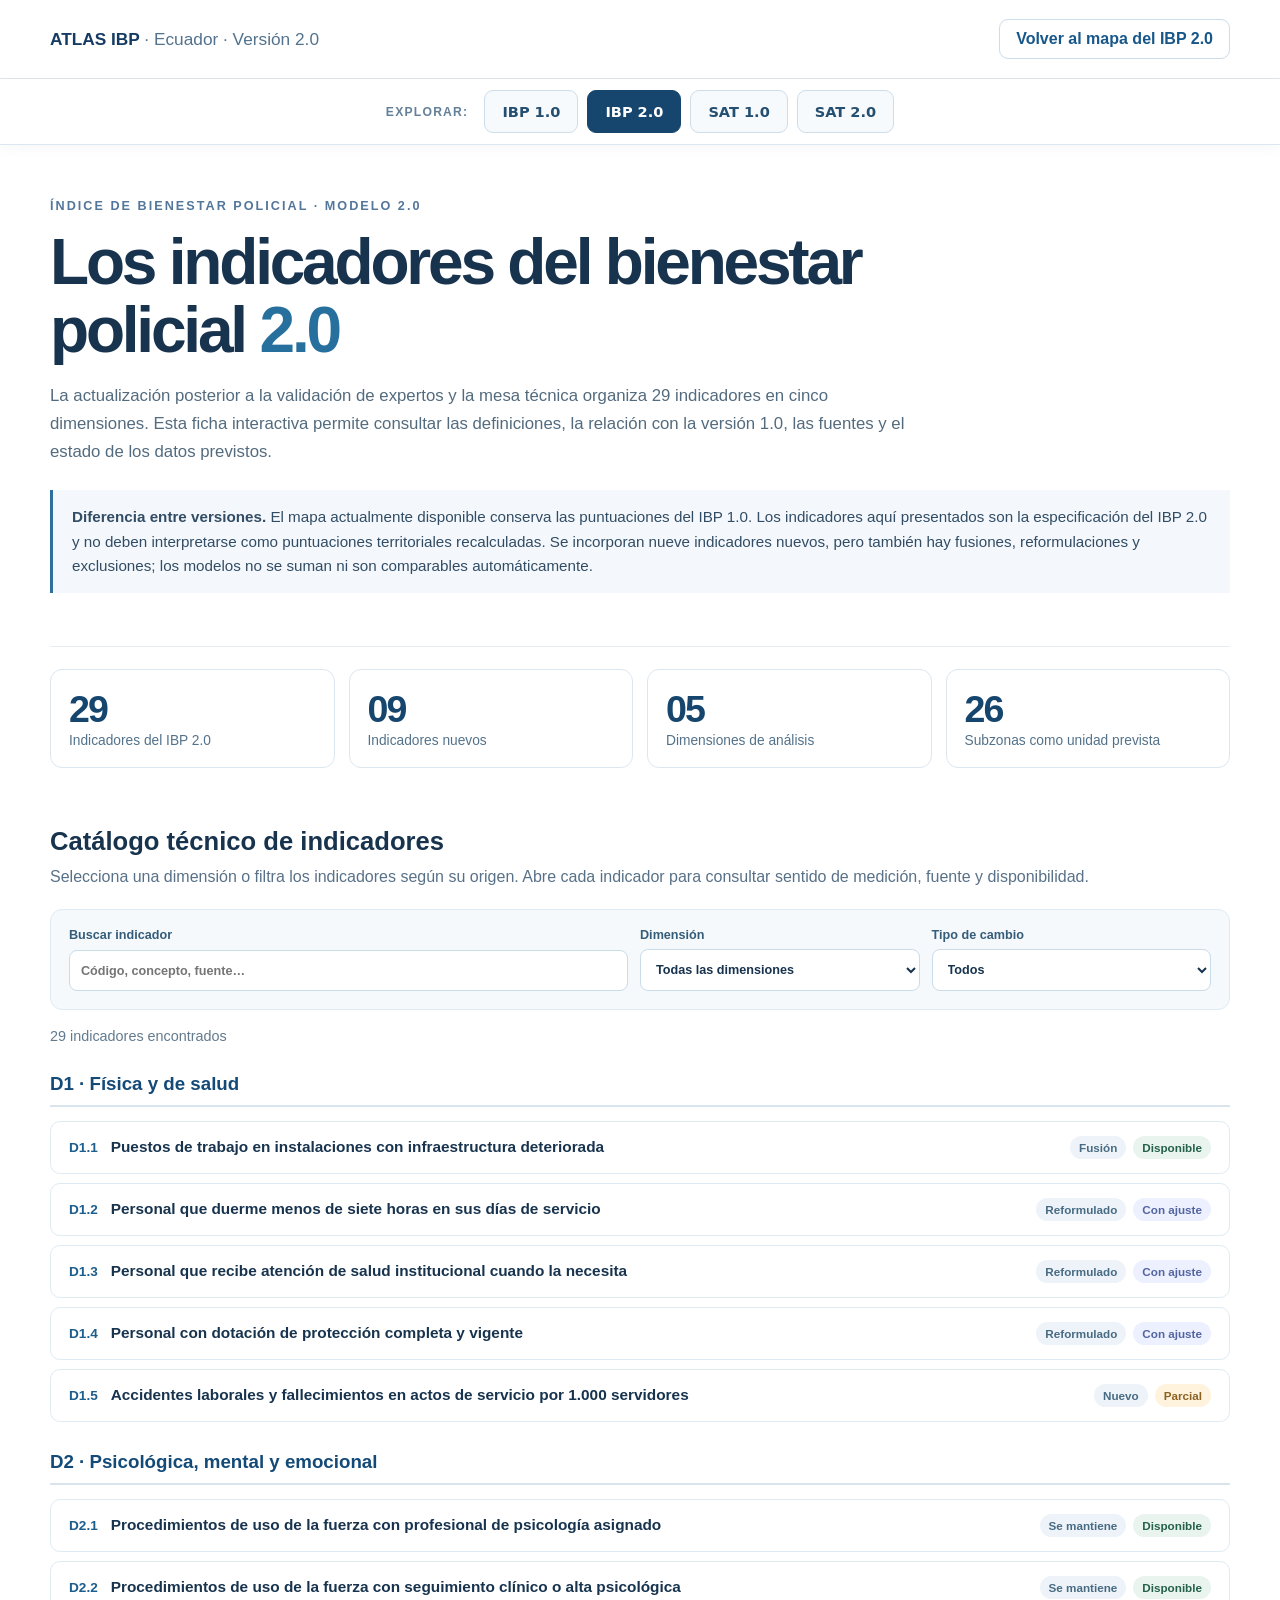
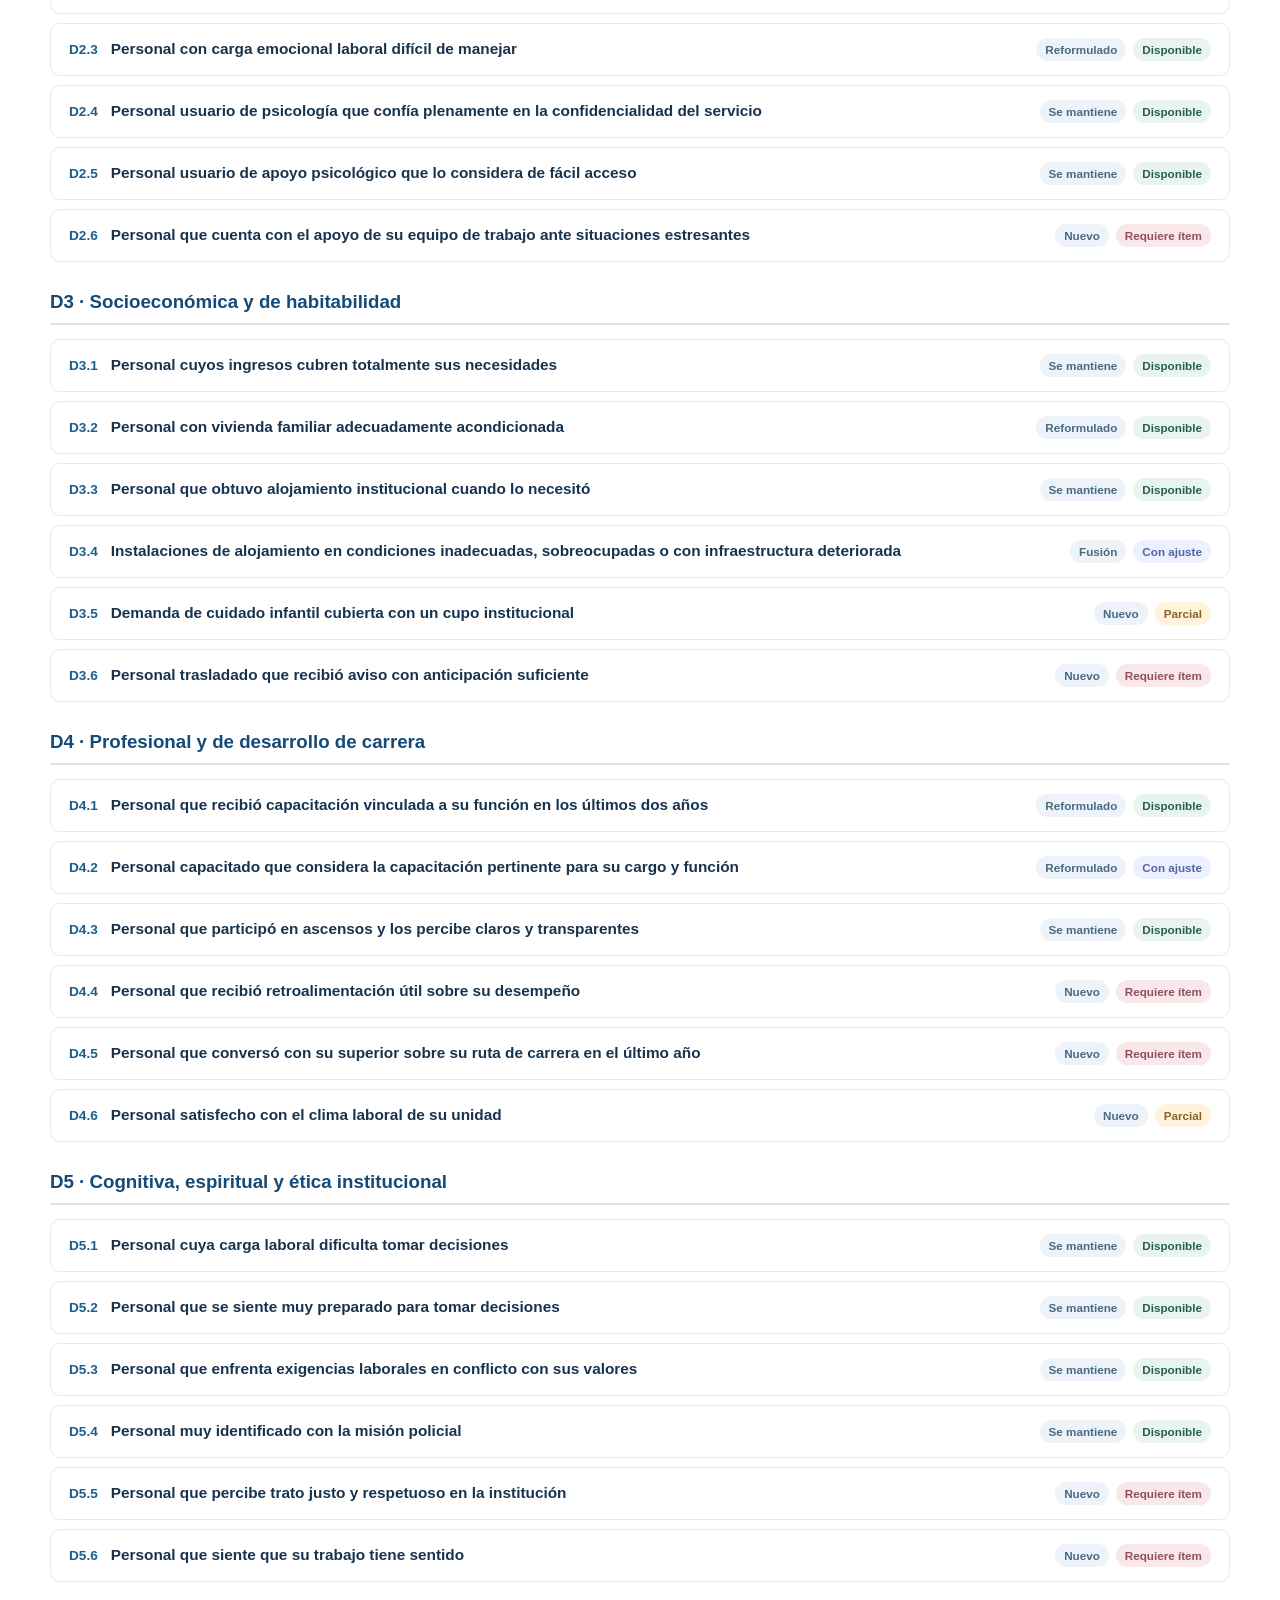
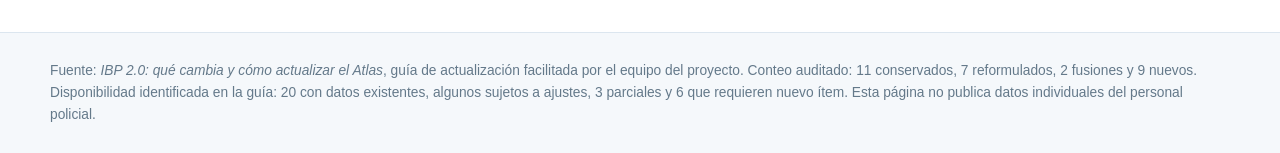
<file: catalogo-ibp-2-0.html>
<!doctype html>
<html lang="es">
<head>
<meta charset="utf-8">
<meta name="viewport" content="width=device-width,initial-scale=1">
<meta name="theme-color" content="#ffffff">
<meta name="description" content="Atlas IBP Ecuador: indicadores del Índice de Bienestar Policial 2.0, 29 variables en cinco dimensiones y trazabilidad metodológica.">
<title>IBP 2.0 | Indicadores y trazabilidad | Ecuador</title>
<style>
:root{font-family:Inter,ui-sans-serif,-apple-system,BlinkMacSystemFont,"Segoe UI",sans-serif;color:#17334e;background:#fff}
*{box-sizing:border-box}body{margin:0;background:#fff}a{color:#175789}a:hover{text-decoration-thickness:2px}
main,.wrap{width:min(1180px,calc(100% - 40px));margin:auto}
.top{border-bottom:1px solid #dce6ef}.top .wrap{padding:19px 0;display:flex;align-items:center;justify-content:space-between;gap:20px;flex-wrap:wrap}
.logo{font-weight:800;color:#163b63;font-size:1.08rem}.logo span{font-weight:500;color:#52728e}.back{font-weight:650;text-decoration:none;border:1px solid #cbdceb;border-radius:9px;padding:10px 16px}
.hero{padding:54px 0 29px;border-bottom:1px solid #e6edf5}.eyebrow{font-size:.79rem;letter-spacing:.16em;color:#53769b;font-weight:800}
h1{font-size:clamp(2.15rem,5vw,4rem);letter-spacing:-.05em;line-height:1.07;max-width:1000px;margin:15px 0}h1 span{color:#276f9c}
.intro{font-size:1.05rem;color:#536b7e;max-width:880px;line-height:1.68}.notice{border-left:3px solid #2d709e;background:#f4f8fc;padding:15px 19px;font-size:.95rem;line-height:1.6;color:#314c64;margin:24px 0}
.summary{display:grid;grid-template-columns:repeat(4,minmax(0,1fr));gap:14px;padding:22px 0 34px}
.summary article{border:1px solid #dce6ef;border-radius:12px;padding:18px}.summary strong{font-size:2.35rem;color:#16466e;display:block;letter-spacing:-.05em}.summary span{font-size:.86rem;color:#53728a}
.section-title{margin:25px 0 9px;font-size:1.6rem}.section-description{color:#587188;line-height:1.5;margin:0 0 20px}
.controls{background:#f5f9fc;border:1px solid #dfebf4;border-radius:12px;padding:18px;display:grid;grid-template-columns:2fr 1fr 1fr;gap:12px;margin:18px 0}
.controls label{font-size:.79rem;font-weight:750;color:#355c79;display:grid;gap:7px}
.controls input,.controls select{padding:12px 11px;border:1px solid #c9dce9;background:white;border-radius:8px;font:inherit;color:#17334e;min-width:0}
.resultcount{font-size:.9rem;color:#617a8e;margin:10px 0 18px}
.dimension{margin:29px 0 16px}.dimension h3{margin:0 0 14px;padding-bottom:10px;border-bottom:2px solid #d8e5ef;color:#144a78}
.indicator{margin:0 0 9px;border:1px solid #dfebf2;border-radius:10px;overflow:hidden}
.indicator details[open]{background:#fbfdff}.indicator summary{display:flex;align-items:center;justify-content:space-between;gap:20px;padding:14px 18px;cursor:pointer;list-style:none}
.indicator summary::-webkit-details-marker{display:none}.indicator summary:hover{background:#f5f9fc}
.headline{display:flex;align-items:baseline;gap:13px;line-height:1.48}.headline strong{font-size:.96rem;font-weight:620}
.code{flex-shrink:0;color:#1c5e8d;font-size:.85rem}.chips{display:flex;gap:7px;flex-wrap:wrap;justify-content:end;min-width:176px}
.chip{font-size:.73rem;font-weight:700;color:#486b84;background:#edf3f8;border-radius:100px;padding:5px 9px;white-space:nowrap}
.chip.ready{background:#e9f4ef;color:#256149}.chip.partial{background:#fff3dd;color:#8b6221}.chip.pending{background:#f8e8eb;color:#92505a}.chip.adjust{background:#edf1ff;color:#5365a1}
.detail{border-top:1px solid #e2ebf1;padding:10px 18px 16px 55px;color:#4d677c;font-size:.88rem;line-height:1.6}.detail p{margin:8px 0}
.footer{margin-top:50px;background:#f5f8fb;border-top:1px solid #dce6ef;padding:27px 0;color:#64798a;font-size:.86rem;line-height:1.6}
.hidden{display:none!important}
@media(max-width:850px){.summary{grid-template-columns:repeat(2,minmax(0,1fr))}.controls{grid-template-columns:1fr}.indicator summary{align-items:start;flex-direction:column;gap:10px}.chips{justify-content:start;min-width:0}.detail{padding-left:18px}}
@media(max-width:480px){main,.wrap{width:calc(100% - 28px)}.summary{gap:8px}.summary article{padding:12px}.summary strong{font-size:1.8rem}.hero{padding-top:34px}}
</style>
<link rel="stylesheet" href="./portal-nav.css">
</head>
<body>
<header class="top"><div class="wrap"><div class="logo">ATLAS IBP <span>· Ecuador · Versión 2.0</span></div><a class="back" href="./ibp-2-0.html">Volver al mapa del IBP 2.0</a></div></header>
<nav class="pnav" aria-label="Módulos del observatorio"><div class="pnav-inner"><span class="pnav-label">Explorar:</span><a href="./index.html">IBP 1.0</a><a href="./ibp-2-0.html" aria-current="page">IBP 2.0</a><a href="./sat-1-0.html">SAT 1.0</a><a href="./sat-2-0.html">SAT 2.0</a></div></nav>

<main>
<section class="hero"><div class="eyebrow">ÍNDICE DE BIENESTAR POLICIAL · MODELO 2.0</div><h1>Los indicadores del bienestar policial <span>2.0</span></h1>
<p class="intro">La actualización posterior a la validación de expertos y la mesa técnica organiza 29 indicadores en cinco dimensiones. Esta ficha interactiva permite consultar las definiciones, la relación con la versión 1.0, las fuentes y el estado de los datos previstos.</p>
<div class="notice"><b>Diferencia entre versiones.</b> El mapa actualmente disponible conserva las puntuaciones del IBP 1.0. Los indicadores aquí presentados son la especificación del IBP 2.0 y no deben interpretarse como puntuaciones territoriales recalculadas. Se incorporan nueve indicadores nuevos, pero también hay fusiones, reformulaciones y exclusiones; los modelos no se suman ni son comparables automáticamente.</div></section>
<section class="summary" aria-label="Resumen del IBP 2.0">
<article><strong>29</strong><span>Indicadores del IBP 2.0</span></article>
<article><strong>09</strong><span>Indicadores nuevos</span></article>
<article><strong>05</strong><span>Dimensiones de análisis</span></article>
<article><strong>26</strong><span>Subzonas como unidad prevista</span></article></section>
<h2 class="section-title">Catálogo técnico de indicadores</h2>
<p class="section-description">Selecciona una dimensión o filtra los indicadores según su origen. Abre cada indicador para consultar sentido de medición, fuente y disponibilidad.</p>
<div class="controls">
<label>Buscar indicador<input id="query" type="search" placeholder="Código, concepto, fuente…"></label>
<label>Dimensión<select id="dimension"><option value="all">Todas las dimensiones</option><option value="D1">D1 · Física y salud</option><option value="D2">D2 · Psicológica</option><option value="D3">D3 · Socioeconómica</option><option value="D4">D4 · Carrera</option><option value="D5">D5 · Cognitiva y ética</option></select></label>
<label>Tipo de cambio<select id="kind"><option value="all">Todos</option><option>Nuevo</option><option>Reformulado</option><option>Fusión</option><option>Se mantiene</option></select></label></div>
<p id="count" class="resultcount" role="status">29 indicadores encontrados</p>
<div id="catalogue">
<section class="dimension" data-group="D1"><h3>D1 · Física y de salud</h3><article class="indicator" data-dim="D1" data-kind="Fusión" data-state="Disponible" data-search="d1.1 física y de salud puestos de trabajo en instalaciones con infraestructura deteriorada matriz de infraestructuras policiales (dnl) d1.01, d1.02 y d1.06"><details><summary><span class="headline"><b class="code">D1.1</b><strong>Puestos de trabajo en instalaciones con infraestructura deteriorada</strong></span><span class="chips"><span class="chip">Fusión</span><span class="chip ready">Disponible</span></span></summary><div class="detail"><p><b>Dimensión:</b> Física y de salud</p><p><b>Sentido:</b> BAJA. Los valores desfavorables se invierten al normalizar.</p><p><b>Fuente prevista:</b> Matriz de Infraestructuras Policiales (DNL)</p><p><b>Relación con IBP 1.0 y observaciones:</b> D1.01, D1.02 y D1.06</p></div></details></article>
<article class="indicator" data-dim="D1" data-kind="Reformulado" data-state="Con ajuste" data-search="d1.2 física y de salud personal que duerme menos de siete horas en sus días de servicio encuesta al personal, pregunta 19. separar días de servicio y descanso d1.03"><details><summary><span class="headline"><b class="code">D1.2</b><strong>Personal que duerme menos de siete horas en sus días de servicio</strong></span><span class="chips"><span class="chip">Reformulado</span><span class="chip adjust">Con ajuste</span></span></summary><div class="detail"><p><b>Dimensión:</b> Física y de salud</p><p><b>Sentido:</b> BAJA. Los valores desfavorables se invierten al normalizar.</p><p><b>Fuente prevista:</b> Encuesta al personal, pregunta 19. Separar días de servicio y descanso</p><p><b>Relación con IBP 1.0 y observaciones:</b> D1.03</p></div></details></article>
<article class="indicator" data-dim="D1" data-kind="Reformulado" data-state="Con ajuste" data-search="d1.3 física y de salud personal que recibe atención de salud institucional cuando la necesita encuesta al personal, pregunta 13. evitar la respuesta «siempre» d1.04"><details><summary><span class="headline"><b class="code">D1.3</b><strong>Personal que recibe atención de salud institucional cuando la necesita</strong></span><span class="chips"><span class="chip">Reformulado</span><span class="chip adjust">Con ajuste</span></span></summary><div class="detail"><p><b>Dimensión:</b> Física y de salud</p><p><b>Sentido:</b> ALTA. Los valores favorables conservan su sentido.</p><p><b>Fuente prevista:</b> Encuesta al personal, pregunta 13. Evitar la respuesta «siempre»</p><p><b>Relación con IBP 1.0 y observaciones:</b> D1.04</p></div></details></article>
<article class="indicator" data-dim="D1" data-kind="Reformulado" data-state="Con ajuste" data-search="d1.4 física y de salud personal con dotación de protección completa y vigente encuesta al personal, pregunta 22. reformular sin «nunca» d1.05"><details><summary><span class="headline"><b class="code">D1.4</b><strong>Personal con dotación de protección completa y vigente</strong></span><span class="chips"><span class="chip">Reformulado</span><span class="chip adjust">Con ajuste</span></span></summary><div class="detail"><p><b>Dimensión:</b> Física y de salud</p><p><b>Sentido:</b> ALTA. Los valores favorables conservan su sentido.</p><p><b>Fuente prevista:</b> Encuesta al personal, pregunta 22. Reformular sin «nunca»</p><p><b>Relación con IBP 1.0 y observaciones:</b> D1.05</p></div></details></article>
<article class="indicator" data-dim="D1" data-kind="Nuevo" data-state="Parcial" data-search="d1.5 física y de salud accidentes laborales y fallecimientos en actos de servicio por 1.000 servidores dnbso, siniestralidad laboral; dnath, personal por subzona faltan accidentes no mortales y denominadores subzonales"><details><summary><span class="headline"><b class="code">D1.5</b><strong>Accidentes laborales y fallecimientos en actos de servicio por 1.000 servidores</strong></span><span class="chips"><span class="chip">Nuevo</span><span class="chip partial">Parcial</span></span></summary><div class="detail"><p><b>Dimensión:</b> Física y de salud</p><p><b>Sentido:</b> BAJA. Los valores desfavorables se invierten al normalizar.</p><p><b>Fuente prevista:</b> DNBSO, siniestralidad laboral; DNATH, personal por subzona</p><p><b>Relación con IBP 1.0 y observaciones:</b> Faltan accidentes no mortales y denominadores subzonales</p></div></details></article></section>
<section class="dimension" data-group="D2"><h3>D2 · Psicológica, mental y emocional</h3><article class="indicator" data-dim="D2" data-kind="Se mantiene" data-state="Disponible" data-search="d2.1 psicológica, mental y emocional procedimientos de uso de la fuerza con profesional de psicología asignado dashboard de salud mental (dnais), información zonal d2.01"><details><summary><span class="headline"><b class="code">D2.1</b><strong>Procedimientos de uso de la fuerza con profesional de psicología asignado</strong></span><span class="chips"><span class="chip">Se mantiene</span><span class="chip ready">Disponible</span></span></summary><div class="detail"><p><b>Dimensión:</b> Psicológica, mental y emocional</p><p><b>Sentido:</b> ALTA. Los valores favorables conservan su sentido.</p><p><b>Fuente prevista:</b> Dashboard de Salud Mental (DNAIS), información zonal</p><p><b>Relación con IBP 1.0 y observaciones:</b> D2.01</p></div></details></article>
<article class="indicator" data-dim="D2" data-kind="Se mantiene" data-state="Disponible" data-search="d2.2 psicológica, mental y emocional procedimientos de uso de la fuerza con seguimiento clínico o alta psicológica dashboard de salud mental (dnais), información zonal d2.03"><details><summary><span class="headline"><b class="code">D2.2</b><strong>Procedimientos de uso de la fuerza con seguimiento clínico o alta psicológica</strong></span><span class="chips"><span class="chip">Se mantiene</span><span class="chip ready">Disponible</span></span></summary><div class="detail"><p><b>Dimensión:</b> Psicológica, mental y emocional</p><p><b>Sentido:</b> ALTA. Los valores favorables conservan su sentido.</p><p><b>Fuente prevista:</b> Dashboard de Salud Mental (DNAIS), información zonal</p><p><b>Relación con IBP 1.0 y observaciones:</b> D2.03</p></div></details></article>
<article class="indicator" data-dim="D2" data-kind="Reformulado" data-state="Disponible" data-search="d2.3 psicológica, mental y emocional personal con carga emocional laboral difícil de manejar encuesta al personal, pregunta 25; futura medición psicopol d2.02"><details><summary><span class="headline"><b class="code">D2.3</b><strong>Personal con carga emocional laboral difícil de manejar</strong></span><span class="chips"><span class="chip">Reformulado</span><span class="chip ready">Disponible</span></span></summary><div class="detail"><p><b>Dimensión:</b> Psicológica, mental y emocional</p><p><b>Sentido:</b> BAJA. Los valores desfavorables se invierten al normalizar.</p><p><b>Fuente prevista:</b> Encuesta al personal, pregunta 25; futura medición PsicoPol</p><p><b>Relación con IBP 1.0 y observaciones:</b> D2.02</p></div></details></article>
<article class="indicator" data-dim="D2" data-kind="Se mantiene" data-state="Disponible" data-search="d2.4 psicológica, mental y emocional personal usuario de psicología que confía plenamente en la confidencialidad del servicio encuesta al personal, pregunta 28 d2.04"><details><summary><span class="headline"><b class="code">D2.4</b><strong>Personal usuario de psicología que confía plenamente en la confidencialidad del servicio</strong></span><span class="chips"><span class="chip">Se mantiene</span><span class="chip ready">Disponible</span></span></summary><div class="detail"><p><b>Dimensión:</b> Psicológica, mental y emocional</p><p><b>Sentido:</b> ALTA. Los valores favorables conservan su sentido.</p><p><b>Fuente prevista:</b> Encuesta al personal, pregunta 28</p><p><b>Relación con IBP 1.0 y observaciones:</b> D2.04</p></div></details></article>
<article class="indicator" data-dim="D2" data-kind="Se mantiene" data-state="Disponible" data-search="d2.5 psicológica, mental y emocional personal usuario de apoyo psicológico que lo considera de fácil acceso encuesta al personal, pregunta 31 d2.06"><details><summary><span class="headline"><b class="code">D2.5</b><strong>Personal usuario de apoyo psicológico que lo considera de fácil acceso</strong></span><span class="chips"><span class="chip">Se mantiene</span><span class="chip ready">Disponible</span></span></summary><div class="detail"><p><b>Dimensión:</b> Psicológica, mental y emocional</p><p><b>Sentido:</b> ALTA. Los valores favorables conservan su sentido.</p><p><b>Fuente prevista:</b> Encuesta al personal, pregunta 31</p><p><b>Relación con IBP 1.0 y observaciones:</b> D2.06</p></div></details></article>
<article class="indicator" data-dim="D2" data-kind="Nuevo" data-state="Requiere ítem" data-search="d2.6 psicológica, mental y emocional personal que cuenta con el apoyo de su equipo de trabajo ante situaciones estresantes ítem nuevo en encuesta al personal no formaba parte del ibp 1.0"><details><summary><span class="headline"><b class="code">D2.6</b><strong>Personal que cuenta con el apoyo de su equipo de trabajo ante situaciones estresantes</strong></span><span class="chips"><span class="chip">Nuevo</span><span class="chip pending">Requiere ítem</span></span></summary><div class="detail"><p><b>Dimensión:</b> Psicológica, mental y emocional</p><p><b>Sentido:</b> ALTA. Los valores favorables conservan su sentido.</p><p><b>Fuente prevista:</b> Ítem nuevo en encuesta al personal</p><p><b>Relación con IBP 1.0 y observaciones:</b> No formaba parte del IBP 1.0</p></div></details></article></section>
<section class="dimension" data-group="D3"><h3>D3 · Socioeconómica y de habitabilidad</h3><article class="indicator" data-dim="D3" data-kind="Se mantiene" data-state="Disponible" data-search="d3.1 socioeconómica y de habitabilidad personal cuyos ingresos cubren totalmente sus necesidades encuesta al personal, pregunta 35 d3.04"><details><summary><span class="headline"><b class="code">D3.1</b><strong>Personal cuyos ingresos cubren totalmente sus necesidades</strong></span><span class="chips"><span class="chip">Se mantiene</span><span class="chip ready">Disponible</span></span></summary><div class="detail"><p><b>Dimensión:</b> Socioeconómica y de habitabilidad</p><p><b>Sentido:</b> ALTA. Los valores favorables conservan su sentido.</p><p><b>Fuente prevista:</b> Encuesta al personal, pregunta 35</p><p><b>Relación con IBP 1.0 y observaciones:</b> D3.04</p></div></details></article>
<article class="indicator" data-dim="D3" data-kind="Reformulado" data-state="Disponible" data-search="d3.2 socioeconómica y de habitabilidad personal con vivienda familiar adecuadamente acondicionada encuesta al personal, pregunta 39 d3.05"><details><summary><span class="headline"><b class="code">D3.2</b><strong>Personal con vivienda familiar adecuadamente acondicionada</strong></span><span class="chips"><span class="chip">Reformulado</span><span class="chip ready">Disponible</span></span></summary><div class="detail"><p><b>Dimensión:</b> Socioeconómica y de habitabilidad</p><p><b>Sentido:</b> ALTA. Los valores favorables conservan su sentido.</p><p><b>Fuente prevista:</b> Encuesta al personal, pregunta 39</p><p><b>Relación con IBP 1.0 y observaciones:</b> D3.05</p></div></details></article>
<article class="indicator" data-dim="D3" data-kind="Se mantiene" data-state="Disponible" data-search="d3.3 socioeconómica y de habitabilidad personal que obtuvo alojamiento institucional cuando lo necesitó encuesta al personal, pregunta 47 d3.06"><details><summary><span class="headline"><b class="code">D3.3</b><strong>Personal que obtuvo alojamiento institucional cuando lo necesitó</strong></span><span class="chips"><span class="chip">Se mantiene</span><span class="chip ready">Disponible</span></span></summary><div class="detail"><p><b>Dimensión:</b> Socioeconómica y de habitabilidad</p><p><b>Sentido:</b> ALTA. Los valores favorables conservan su sentido.</p><p><b>Fuente prevista:</b> Encuesta al personal, pregunta 47</p><p><b>Relación con IBP 1.0 y observaciones:</b> D3.06</p></div></details></article>
<article class="indicator" data-dim="D3" data-kind="Fusión" data-state="Con ajuste" data-search="d3.4 socioeconómica y de habitabilidad instalaciones de alojamiento en condiciones inadecuadas, sobreocupadas o con infraestructura deteriorada matriz de infraestructuras policiales (dnl) y matriz de vivienda fiscal d3.02 y d3.03. unificar definiciones"><details><summary><span class="headline"><b class="code">D3.4</b><strong>Instalaciones de alojamiento en condiciones inadecuadas, sobreocupadas o con infraestructura deteriorada</strong></span><span class="chips"><span class="chip">Fusión</span><span class="chip adjust">Con ajuste</span></span></summary><div class="detail"><p><b>Dimensión:</b> Socioeconómica y de habitabilidad</p><p><b>Sentido:</b> BAJA. Los valores desfavorables se invierten al normalizar.</p><p><b>Fuente prevista:</b> Matriz de Infraestructuras Policiales (DNL) y matriz de Vivienda Fiscal</p><p><b>Relación con IBP 1.0 y observaciones:</b> D3.02 y D3.03. Unificar definiciones</p></div></details></article>
<article class="indicator" data-dim="D3" data-kind="Nuevo" data-state="Parcial" data-search="d3.5 socioeconómica y de habitabilidad demanda de cuidado infantil cubierta con un cupo institucional dnbso, centros de desarrollo infantil: cupos, matrícula y espera se documentan 894 cupos autorizados, 387 matrículas y 44 personas en espera; falta desglose oficial por centro"><details><summary><span class="headline"><b class="code">D3.5</b><strong>Demanda de cuidado infantil cubierta con un cupo institucional</strong></span><span class="chips"><span class="chip">Nuevo</span><span class="chip partial">Parcial</span></span></summary><div class="detail"><p><b>Dimensión:</b> Socioeconómica y de habitabilidad</p><p><b>Sentido:</b> ALTA. Los valores favorables conservan su sentido.</p><p><b>Fuente prevista:</b> DNBSO, Centros de Desarrollo Infantil: cupos, matrícula y espera</p><p><b>Relación con IBP 1.0 y observaciones:</b> Se documentan 894 cupos autorizados, 387 matrículas y 44 personas en espera; falta desglose oficial por centro</p></div></details></article>
<article class="indicator" data-dim="D3" data-kind="Nuevo" data-state="Requiere ítem" data-search="d3.6 socioeconómica y de habitabilidad personal trasladado que recibió aviso con anticipación suficiente ítem nuevo en encuesta; a futuro, fechas de notificación dnath no formaba parte del ibp 1.0"><details><summary><span class="headline"><b class="code">D3.6</b><strong>Personal trasladado que recibió aviso con anticipación suficiente</strong></span><span class="chips"><span class="chip">Nuevo</span><span class="chip pending">Requiere ítem</span></span></summary><div class="detail"><p><b>Dimensión:</b> Socioeconómica y de habitabilidad</p><p><b>Sentido:</b> ALTA. Los valores favorables conservan su sentido.</p><p><b>Fuente prevista:</b> Ítem nuevo en encuesta; a futuro, fechas de notificación DNATH</p><p><b>Relación con IBP 1.0 y observaciones:</b> No formaba parte del IBP 1.0</p></div></details></article></section>
<section class="dimension" data-group="D4"><h3>D4 · Profesional y de desarrollo de carrera</h3><article class="indicator" data-dim="D4" data-kind="Reformulado" data-state="Disponible" data-search="d4.1 profesional y de desarrollo de carrera personal que recibió capacitación vinculada a su función en los últimos dos años encuesta al personal, pregunta 49 d4.03"><details><summary><span class="headline"><b class="code">D4.1</b><strong>Personal que recibió capacitación vinculada a su función en los últimos dos años</strong></span><span class="chips"><span class="chip">Reformulado</span><span class="chip ready">Disponible</span></span></summary><div class="detail"><p><b>Dimensión:</b> Profesional y de desarrollo de carrera</p><p><b>Sentido:</b> ALTA. Los valores favorables conservan su sentido.</p><p><b>Fuente prevista:</b> Encuesta al personal, pregunta 49</p><p><b>Relación con IBP 1.0 y observaciones:</b> D4.03</p></div></details></article>
<article class="indicator" data-dim="D4" data-kind="Reformulado" data-state="Con ajuste" data-search="d4.2 profesional y de desarrollo de carrera personal capacitado que considera la capacitación pertinente para su cargo y función encuesta al personal, pregunta 50 d4.04"><details><summary><span class="headline"><b class="code">D4.2</b><strong>Personal capacitado que considera la capacitación pertinente para su cargo y función</strong></span><span class="chips"><span class="chip">Reformulado</span><span class="chip adjust">Con ajuste</span></span></summary><div class="detail"><p><b>Dimensión:</b> Profesional y de desarrollo de carrera</p><p><b>Sentido:</b> ALTA. Los valores favorables conservan su sentido.</p><p><b>Fuente prevista:</b> Encuesta al personal, pregunta 50</p><p><b>Relación con IBP 1.0 y observaciones:</b> D4.04</p></div></details></article>
<article class="indicator" data-dim="D4" data-kind="Se mantiene" data-state="Disponible" data-search="d4.3 profesional y de desarrollo de carrera personal que participó en ascensos y los percibe claros y transparentes encuesta al personal, pregunta 51 d4.05"><details><summary><span class="headline"><b class="code">D4.3</b><strong>Personal que participó en ascensos y los percibe claros y transparentes</strong></span><span class="chips"><span class="chip">Se mantiene</span><span class="chip ready">Disponible</span></span></summary><div class="detail"><p><b>Dimensión:</b> Profesional y de desarrollo de carrera</p><p><b>Sentido:</b> ALTA. Los valores favorables conservan su sentido.</p><p><b>Fuente prevista:</b> Encuesta al personal, pregunta 51</p><p><b>Relación con IBP 1.0 y observaciones:</b> D4.05</p></div></details></article>
<article class="indicator" data-dim="D4" data-kind="Nuevo" data-state="Requiere ítem" data-search="d4.4 profesional y de desarrollo de carrera personal que recibió retroalimentación útil sobre su desempeño ítem nuevo en encuesta al personal no formaba parte del ibp 1.0"><details><summary><span class="headline"><b class="code">D4.4</b><strong>Personal que recibió retroalimentación útil sobre su desempeño</strong></span><span class="chips"><span class="chip">Nuevo</span><span class="chip pending">Requiere ítem</span></span></summary><div class="detail"><p><b>Dimensión:</b> Profesional y de desarrollo de carrera</p><p><b>Sentido:</b> ALTA. Los valores favorables conservan su sentido.</p><p><b>Fuente prevista:</b> Ítem nuevo en encuesta al personal</p><p><b>Relación con IBP 1.0 y observaciones:</b> No formaba parte del IBP 1.0</p></div></details></article>
<article class="indicator" data-dim="D4" data-kind="Nuevo" data-state="Requiere ítem" data-search="d4.5 profesional y de desarrollo de carrera personal que conversó con su superior sobre su ruta de carrera en el último año ítem nuevo en encuesta al personal no formaba parte del ibp 1.0"><details><summary><span class="headline"><b class="code">D4.5</b><strong>Personal que conversó con su superior sobre su ruta de carrera en el último año</strong></span><span class="chips"><span class="chip">Nuevo</span><span class="chip pending">Requiere ítem</span></span></summary><div class="detail"><p><b>Dimensión:</b> Profesional y de desarrollo de carrera</p><p><b>Sentido:</b> ALTA. Los valores favorables conservan su sentido.</p><p><b>Fuente prevista:</b> Ítem nuevo en encuesta al personal</p><p><b>Relación con IBP 1.0 y observaciones:</b> No formaba parte del IBP 1.0</p></div></details></article>
<article class="indicator" data-dim="D4" data-kind="Nuevo" data-state="Parcial" data-search="d4.6 profesional y de desarrollo de carrera personal satisfecho con el clima laboral de su unidad encuesta de satisfacción del clima laboral (dnbso) cobertura reportada para 15 unidades territoriales en 2026"><details><summary><span class="headline"><b class="code">D4.6</b><strong>Personal satisfecho con el clima laboral de su unidad</strong></span><span class="chips"><span class="chip">Nuevo</span><span class="chip partial">Parcial</span></span></summary><div class="detail"><p><b>Dimensión:</b> Profesional y de desarrollo de carrera</p><p><b>Sentido:</b> ALTA. Los valores favorables conservan su sentido.</p><p><b>Fuente prevista:</b> Encuesta de satisfacción del clima laboral (DNBSO)</p><p><b>Relación con IBP 1.0 y observaciones:</b> Cobertura reportada para 15 unidades territoriales en 2026</p></div></details></article></section>
<section class="dimension" data-group="D5"><h3>D5 · Cognitiva, espiritual y ética institucional</h3><article class="indicator" data-dim="D5" data-kind="Se mantiene" data-state="Disponible" data-search="d5.1 cognitiva, espiritual y ética institucional personal cuya carga laboral dificulta tomar decisiones encuesta al personal, pregunta 57 d5.03"><details><summary><span class="headline"><b class="code">D5.1</b><strong>Personal cuya carga laboral dificulta tomar decisiones</strong></span><span class="chips"><span class="chip">Se mantiene</span><span class="chip ready">Disponible</span></span></summary><div class="detail"><p><b>Dimensión:</b> Cognitiva, espiritual y ética institucional</p><p><b>Sentido:</b> BAJA. Los valores desfavorables se invierten al normalizar.</p><p><b>Fuente prevista:</b> Encuesta al personal, pregunta 57</p><p><b>Relación con IBP 1.0 y observaciones:</b> D5.03</p></div></details></article>
<article class="indicator" data-dim="D5" data-kind="Se mantiene" data-state="Disponible" data-search="d5.2 cognitiva, espiritual y ética institucional personal que se siente muy preparado para tomar decisiones encuesta al personal, pregunta 58 d5.04"><details><summary><span class="headline"><b class="code">D5.2</b><strong>Personal que se siente muy preparado para tomar decisiones</strong></span><span class="chips"><span class="chip">Se mantiene</span><span class="chip ready">Disponible</span></span></summary><div class="detail"><p><b>Dimensión:</b> Cognitiva, espiritual y ética institucional</p><p><b>Sentido:</b> ALTA. Los valores favorables conservan su sentido.</p><p><b>Fuente prevista:</b> Encuesta al personal, pregunta 58</p><p><b>Relación con IBP 1.0 y observaciones:</b> D5.04</p></div></details></article>
<article class="indicator" data-dim="D5" data-kind="Se mantiene" data-state="Disponible" data-search="d5.3 cognitiva, espiritual y ética institucional personal que enfrenta exigencias laborales en conflicto con sus valores encuesta al personal, pregunta 59 d5.05"><details><summary><span class="headline"><b class="code">D5.3</b><strong>Personal que enfrenta exigencias laborales en conflicto con sus valores</strong></span><span class="chips"><span class="chip">Se mantiene</span><span class="chip ready">Disponible</span></span></summary><div class="detail"><p><b>Dimensión:</b> Cognitiva, espiritual y ética institucional</p><p><b>Sentido:</b> BAJA. Los valores desfavorables se invierten al normalizar.</p><p><b>Fuente prevista:</b> Encuesta al personal, pregunta 59</p><p><b>Relación con IBP 1.0 y observaciones:</b> D5.05</p></div></details></article>
<article class="indicator" data-dim="D5" data-kind="Se mantiene" data-state="Disponible" data-search="d5.4 cognitiva, espiritual y ética institucional personal muy identificado con la misión policial encuesta al personal, pregunta 54 d5.02"><details><summary><span class="headline"><b class="code">D5.4</b><strong>Personal muy identificado con la misión policial</strong></span><span class="chips"><span class="chip">Se mantiene</span><span class="chip ready">Disponible</span></span></summary><div class="detail"><p><b>Dimensión:</b> Cognitiva, espiritual y ética institucional</p><p><b>Sentido:</b> ALTA. Los valores favorables conservan su sentido.</p><p><b>Fuente prevista:</b> Encuesta al personal, pregunta 54</p><p><b>Relación con IBP 1.0 y observaciones:</b> D5.02</p></div></details></article>
<article class="indicator" data-dim="D5" data-kind="Nuevo" data-state="Requiere ítem" data-search="d5.5 cognitiva, espiritual y ética institucional personal que percibe trato justo y respetuoso en la institución ítem nuevo en encuesta al personal no formaba parte del ibp 1.0"><details><summary><span class="headline"><b class="code">D5.5</b><strong>Personal que percibe trato justo y respetuoso en la institución</strong></span><span class="chips"><span class="chip">Nuevo</span><span class="chip pending">Requiere ítem</span></span></summary><div class="detail"><p><b>Dimensión:</b> Cognitiva, espiritual y ética institucional</p><p><b>Sentido:</b> ALTA. Los valores favorables conservan su sentido.</p><p><b>Fuente prevista:</b> Ítem nuevo en encuesta al personal</p><p><b>Relación con IBP 1.0 y observaciones:</b> No formaba parte del IBP 1.0</p></div></details></article>
<article class="indicator" data-dim="D5" data-kind="Nuevo" data-state="Requiere ítem" data-search="d5.6 cognitiva, espiritual y ética institucional personal que siente que su trabajo tiene sentido ítem nuevo en encuesta al personal no formaba parte del ibp 1.0"><details><summary><span class="headline"><b class="code">D5.6</b><strong>Personal que siente que su trabajo tiene sentido</strong></span><span class="chips"><span class="chip">Nuevo</span><span class="chip pending">Requiere ítem</span></span></summary><div class="detail"><p><b>Dimensión:</b> Cognitiva, espiritual y ética institucional</p><p><b>Sentido:</b> ALTA. Los valores favorables conservan su sentido.</p><p><b>Fuente prevista:</b> Ítem nuevo en encuesta al personal</p><p><b>Relación con IBP 1.0 y observaciones:</b> No formaba parte del IBP 1.0</p></div></details></article></section>
</div>
</main>
<footer class="footer"><div class="wrap">Fuente: <i>IBP 2.0: qué cambia y cómo actualizar el Atlas</i>, guía de actualización facilitada por el equipo del proyecto. Conteo auditado: 11 conservados, 7 reformulados, 2 fusiones y 9 nuevos. Disponibilidad identificada en la guía: 20 con datos existentes, algunos sujetos a ajustes, 3 parciales y 6 que requieren nuevo ítem. Esta página no publica datos individuales del personal policial.</div></footer>
<script>
(function(){
 const q=document.getElementById("query"),d=document.getElementById("dimension"),k=document.getElementById("kind"),items=[...document.querySelectorAll(".indicator")];
 function filter(){
  const needle=q.value.trim().toLocaleLowerCase("es");
  let shown=0;
  for(const el of items){
   const ok=(d.value==="all"||el.dataset.dim===d.value)&&(k.value==="all"||el.dataset.kind===k.value)&&(!needle||el.dataset.search.includes(needle));
   el.classList.toggle("hidden",!ok);if(ok)shown++;
  }
  document.querySelectorAll(".dimension").forEach(section=>section.classList.toggle("hidden",![...section.querySelectorAll(".indicator")].some(c=>!c.classList.contains("hidden"))));
  document.getElementById("count").textContent=shown+" indicador"+(shown===1?"":"es")+" encontrado"+(shown===1?"":"s");
 }
 [q,d,k].forEach(el=>el.addEventListener(el===q?"input":"change",filter));
})();
</script>
</body></html>
</file>
<file: portal-nav.css>
.pnav{background:#fff;border-bottom:1px solid #dbe7f0;box-shadow:0 4px 12px rgba(17,48,78,.035)}
.pnav-inner{max-width:1200px;margin:0 auto;padding:11px 18px;display:flex;align-items:center;justify-content:center;gap:9px;flex-wrap:wrap}
.pnav a{font-family:Inter,ui-sans-serif,system-ui,-apple-system,"Segoe UI",sans-serif;display:inline-flex;align-items:center;justify-content:center;gap:6px;padding:12px 17px;border:1px solid #ceddea;border-radius:9px;background:#f7fafc;color:#244f70;text-decoration:none;font-weight:750;font-size:.91rem;transition:background-color .18s,border-color .18s,transform .18s}
.pnav a:hover{background:#eaf3f9;border-color:#7faecc;transform:translateY(-1px)}
.pnav a[aria-current="page"]{background:#16466e;color:#fff;border-color:#16466e}
.pnav-label{font-size:.76rem;text-transform:uppercase;letter-spacing:.1em;color:#648099;font-weight:800;margin-right:7px}
@media(max-width:700px){.pnav-inner{display:grid;grid-template-columns:1fr 1fr;gap:8px}.pnav-label{grid-column:1/-1;text-align:center;margin:0}.pnav a{padding:10px 6px;font-size:.86rem}}
</file>
